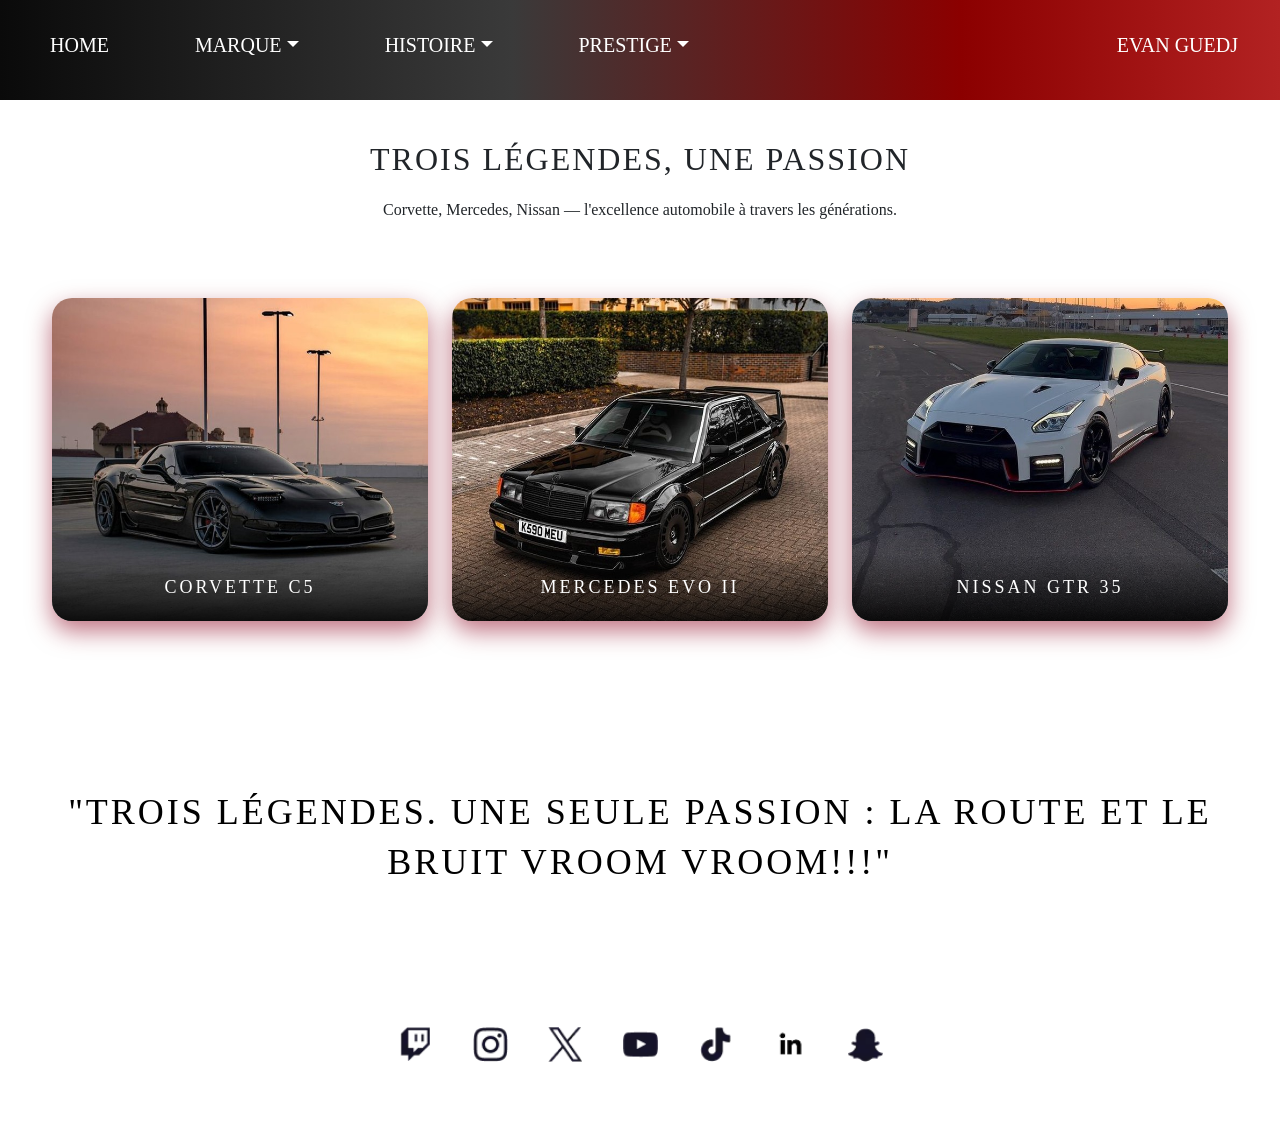
<file: Index.html>
<html lang="en">
<head>
    <meta charset="UTF-8">
    <meta name="viewport" content="width=device-width, initial-scale=1.0">
    <title>Road Legends</title>
    <link href="https://cdn.jsdelivr.net/npm/bootstrap@5.3.8/dist/css/bootstrap.min.css" rel="stylesheet" integrity="sha384-sRIl4kxILFvY47J16cr9ZwB07vP4J8+LH7qKQnuqkuIAvNWLzeN8tE5YBujZqJLB" crossorigin="anonymous">
    <link rel="stylesheet" href="./Style.css">
</head>
<body>
    <header class="tete">
        <nav class="navbar navbar-expand-md navbar-dark w-100">
            <div class="container-fluid">
                <button class="navbar-toggler ms-auto" type="button"
                        data-bs-toggle="collapse" data-bs-target="#menuPrincipal"
                        aria-controls="menuPrincipal" aria-expanded="false"
                        aria-label="Ouvrir le menu">
                    <span class="navbar-toggler-icon"></span>
                </button>
 
                <div class="collapse navbar-collapse" id="menuPrincipal">
                    <ul class="navbar-nav w-100">
                        <li class="nav-item"><a class="nav-link" href="./Index.html">HOME</a></li>
                        <li class="nav-item dropdown">
                            <a class="nav-link dropdown-toggle" href="#" role="button"
                               data-bs-toggle="dropdown" aria-expanded="false">MARQUE</a>
                            <ul class="dropdown-menu">
                                <li><a class="dropdown-item" href="./HTML/Corvette.html">Chevrolet</a></li>
                                <li><a class="dropdown-item" href="#">Mercedes</a></li>
                                <li><a class="dropdown-item" href="#">Nissan</a></li>
                            </ul>
                        </li>
                        <li class="nav-item dropdown">
                            <a class="nav-link dropdown-toggle" href="#" role="button"
                               data-bs-toggle="dropdown" aria-expanded="false">HISTOIRE</a>
                            <ul class="dropdown-menu">
                                <li><a class="dropdown-item" href="#">Chevrolet</a></li>
                                <li><a class="dropdown-item" href="#">Mercedes</a></li>
                                <li><a class="dropdown-item" href="#">Nissan</a></li>
                            </ul>
                        </li>
                        <li class="nav-item dropdown">
                            <a class="nav-link dropdown-toggle" href="#" role="button"
                               data-bs-toggle="dropdown" aria-expanded="false">PRESTIGE</a>
                            <ul class="dropdown-menu">
                                <li><a class="dropdown-item" href="#">Chevrolet</a></li>
                                <li><a class="dropdown-item" href="#">Mercedes</a></li>
                                <li><a class="dropdown-item" href="#">Nissan</a></li>
                            </ul>
                        </li>
                        <li class="nav-item moi">EVAN GUEDJ</li>
                    </ul>
                </div>
 
            </div>
        </nav>
    </header>

    <div class="text">
        <h1>TROIS LÉGENDES, UNE PASSION</h1>
        <p>Corvette, Mercedes, Nissan — l'excellence automobile à travers les générations.</p>
    </div>

    <section class="boite">
        <div class="container-fluid">
            <div class="row">
                <div class="col-md-4">
                    <figure class="voiture">
                        <img src="./IMAGE/corvette_C5.jpg" alt="Corvette" class="img-fluid">
                        <figcaption>Corvette C5</figcaption>
                    </figure>
                </div>
                <div class="col-md-4">
                    <figure class="voiture">
                        <img src="./IMAGE/mercedes_evoII .jpg" alt="Mercedes" class="img-fluid">
                        <figcaption>Mercedes Evo II</figcaption>
                    </figure>
                </div>
                <div class="col-md-4">
                    <figure class="voiture">
                        <img src="./IMAGE/nissan_r35.jpg" alt="Nissan" class="img-fluid">
                        <figcaption>Nissan gtr 35</figcaption>
                    </figure>
                </div>
            </div>
        </div>
    </section>
    
    <section class="phrase">
        <p>"TROIS LÉGENDES. UNE SEULE PASSION : LA ROUTE ET LE BRUIT VROOM VROOM!!!"</p>
    </section>

    <footer class="footer">
        <div class="footer-icons">
            <a href="#"><img src="./IMAGE/twitch.webp" alt="Twitch"></a>
            <a href="#"><img src="./IMAGE/instagram.webp" alt="Instagram"></a>
            <a href="#"><img src="./IMAGE/twitter.webp" alt="Twitter"></a>
            <a href="#"><img src="./IMAGE/youtube.webp" alt="Youtube"></a>
            <a href="#"><img src="./IMAGE/tik_tok.webp" alt="Tiktok"></a>
            <a href="#"><img src="./IMAGE/linkedin.webp" alt="Linkedin"></a>
            <a href="#"><img src="./IMAGE/snapchat.webp" alt="snapchat"></a>
        </div>
    </footer>

    <script src="https://cdn.jsdelivr.net/npm/bootstrap@5.3.8/dist/js/bootstrap.bundle.min.js" integrity="sha384-FKyoEForCGlyvwx9Hj09JcYn3nv7wiPVlz7YYwJrWVcXK/BmnVDxM+D2scQbITxI" crossorigin="anonymous"></script>
</body>
</html>
</file>
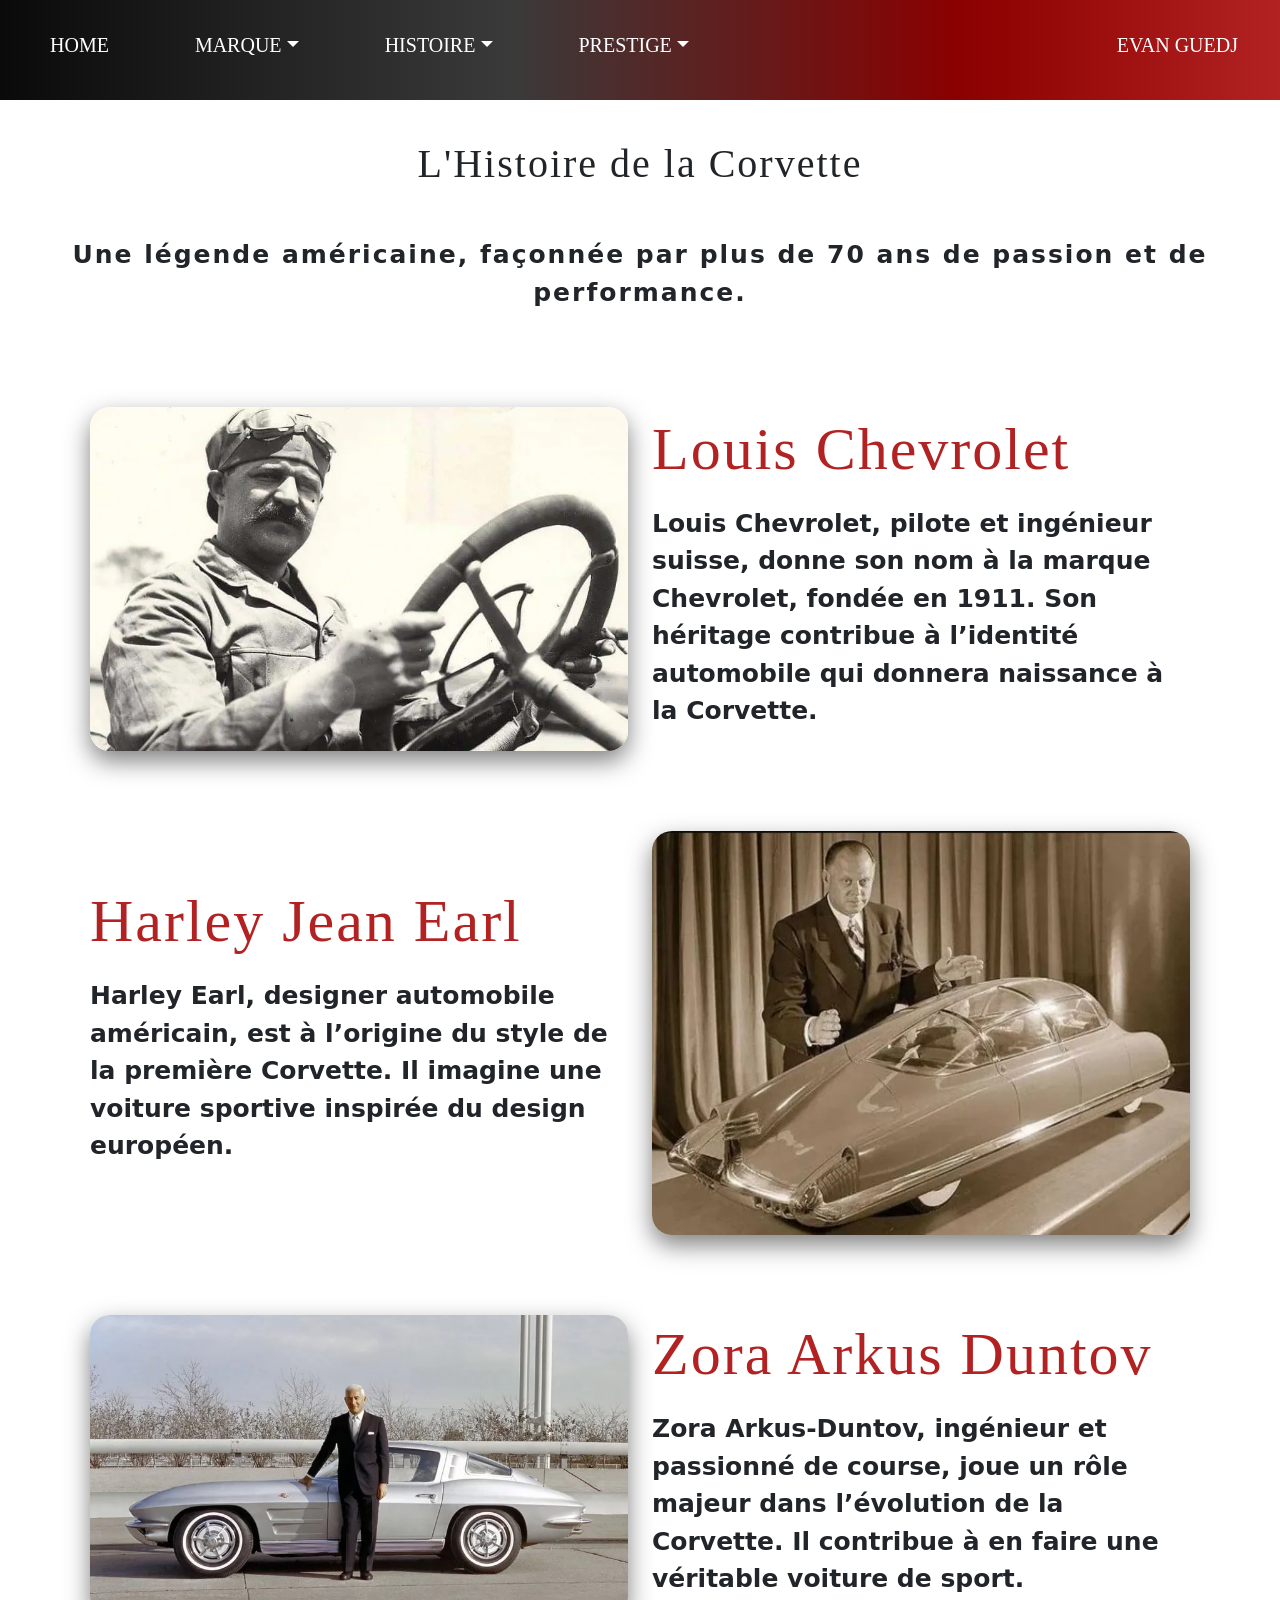
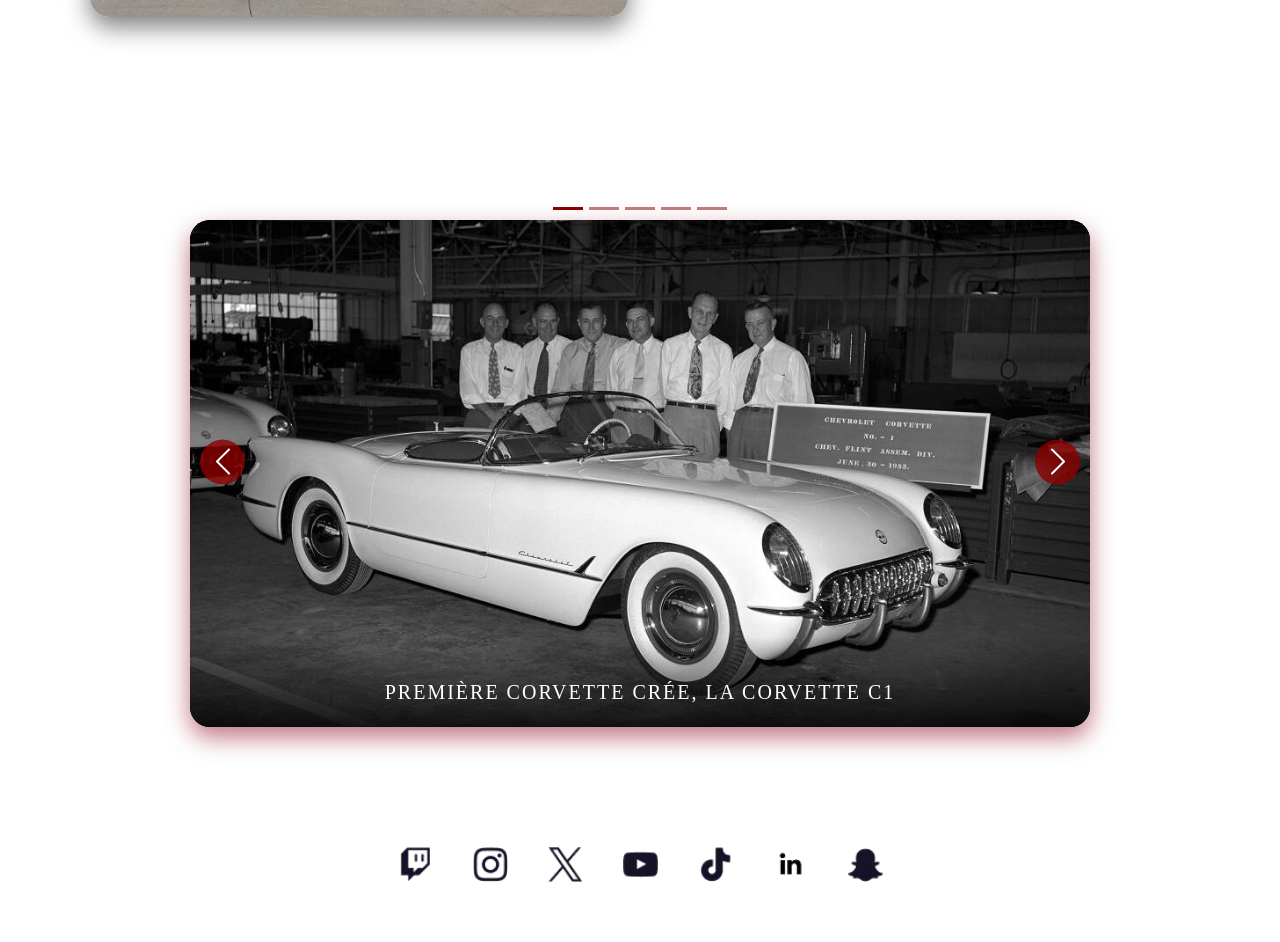
<file: HTML/Corvette.html>
<html lang="en">
<head>
    <meta charset="UTF-8">
    <meta name="viewport" content="width=device-width, initial-scale=1.0">
    <title>Document</title>
    <link href="https://cdn.jsdelivr.net/npm/bootstrap@5.3.8/dist/css/bootstrap.min.css" rel="stylesheet" integrity="sha384-sRIl4kxILFvY47J16cr9ZwB07vP4J8+LH7qKQnuqkuIAvNWLzeN8tE5YBujZqJLB" crossorigin="anonymous">
    <link rel="stylesheet" href="../Style.css">
</head>
<body>
    <header class="tete">
        <nav class="navbar navbar-expand-md navbar-dark w-100">
            <div class="container-fluid">
                <button class="navbar-toggler ms-auto" type="button"
                        data-bs-toggle="collapse" data-bs-target="#menuPrincipal"
                        aria-controls="menuPrincipal" aria-expanded="false"
                        aria-label="Ouvrir le menu">
                    <span class="navbar-toggler-icon"></span>
                </button>
 
                <div class="collapse navbar-collapse" id="menuPrincipal">
                    <ul class="navbar-nav w-100">
                        <li class="nav-item"><a class="nav-link" href="../Index.html">HOME</a></li>
                        <li class="nav-item dropdown">
                            <a class="nav-link dropdown-toggle" href="#" role="button"
                               data-bs-toggle="dropdown" aria-expanded="false">MARQUE</a>
                            <ul class="dropdown-menu">
                                <li><a class="dropdown-item" href="./Corvette.html">Chevrolet</a></li>
                                <li><a class="dropdown-item" href="#">Mercedes</a></li>
                                <li><a class="dropdown-item" href="#">Nissan</a></li>
                            </ul>
                        </li>
                        <li class="nav-item dropdown">
                            <a class="nav-link dropdown-toggle" href="#" role="button"
                               data-bs-toggle="dropdown" aria-expanded="false">HISTOIRE</a>
                            <ul class="dropdown-menu">
                                <li><a class="dropdown-item" href="#">Chevrolet</a></li>
                                <li><a class="dropdown-item" href="#">Mercedes</a></li>
                                <li><a class="dropdown-item" href="#">Nissan</a></li>
                            </ul>
                        </li>
                        <li class="nav-item dropdown">
                            <a class="nav-link dropdown-toggle" href="#" role="button"
                               data-bs-toggle="dropdown" aria-expanded="false">PRESTIGE</a>
                            <ul class="dropdown-menu">
                                <li><a class="dropdown-item" href="#">Chevrolet</a></li>
                                <li><a class="dropdown-item" href="#">Mercedes</a></li>
                                <li><a class="dropdown-item" href="#">Nissan</a></li>
                            </ul>
                        </li>
                        <li class="nav-item moi">EVAN GUEDJ</li>
                    </ul>
                </div>
 
            </div>
        </nav>
    </header>

    <div class="titre">
        <h1>L'Histoire de la Corvette</h1>
        <p>Une légende américaine, façonnée par plus de 70 ans de passion et de performance.</p>
    </div>

    <div class="container histoire-container">

        <div class="row histoire-bloc align-items-center">
            <div class="col-md-6">
                <img src="../IMAGE/Louis_Chevrolet.webp" alt="Louis Chevrolet" class="img-fluid histoire-img">
            </div>
            <div class="col-md-6">
                <h2>Louis Chevrolet</h2>
                <p>Louis Chevrolet, pilote et ingénieur suisse, donne son nom à la marque Chevrolet, fondée en 1911. Son héritage contribue à l’identité automobile qui donnera naissance à la Corvette.</p>
            </div>
        </div>

        <div class="row histoire-bloc align-items-center flex-md-row-reverse">
            <div class="col-md-6">
                <img src="../IMAGE/Harley_Earl.webp" alt="Designer Corvette" class="img-fluid histoire-img">
            </div>
            <div class="col-md-6">
                <h2>Harley Jean Earl</h2>
                <p>Harley Earl, designer automobile américain, est à l’origine du style de la première Corvette. Il imagine une voiture sportive inspirée du design européen.</p>
            </div>
        </div>

        <div class="row histoire-bloc align-items-center">
            <div class="col-md-6">
                <img src="../IMAGE/zora_arkus_duntov.webp" alt="Créateur Corvette" class="img-fluid histoire-img">
            </div>
            <div class="col-md-6">
                <h2>Zora Arkus Duntov</h2>
                <p>Zora Arkus-Duntov, ingénieur et passionné de course, joue un rôle majeur dans l’évolution de la Corvette. Il contribue à en faire une véritable voiture de sport.</p>
            </div>
        </div>
    </div>

    <section class="carrousel-section">
        <div id="carrouselCorvette" class="carousel slide carrousel-corvette">

            <!-- Petits points sous le carrousel -->
            <div class="carousel-indicators">
                <button type="button" data-bs-target="#carrouselCorvette" data-bs-slide-to="0" class="active" aria-current="true" aria-label="Diapositive 1"></button>
                <button type="button" data-bs-target="#carrouselCorvette" data-bs-slide-to="1" aria-label="Diapositive 2 (vidéo)"></button>
                <button type="button" data-bs-target="#carrouselCorvette" data-bs-slide-to="2" aria-label="Diapositive 3"></button>
                <button type="button" data-bs-target="#carrouselCorvette" data-bs-slide-to="3" aria-label="Diapositive 4"></button>
                <button type="button" data-bs-target="#carrouselCorvette" data-bs-slide-to="4" aria-label="Diapositive 5"></button>
            </div>

            <div class="carousel-inner">

                <!-- 1 : image (change l'alt et la légende ici) -->
                <div class="carousel-item active">
                    <img src="../IMAGE/first_corvette.jpg" alt="première Corvette crée">
                    <div class="carousel-caption">Première Corvette crée, la Corvette C1</div>
                </div>

                <!-- 2 : vidéo YouTube -->
                <div class="carousel-item">
                    <div class="ratio ratio-16x9">
                        <iframe src="https://www.youtube.com/embed/BzgiXFIQHYg?enablejsapi=1&rel=0"
                                title="Vidéo Corvette"
                                allow="accelerometer; encrypted-media; gyroscope; picture-in-picture; fullscreen"
                                referrerpolicy="strict-origin-when-cross-origin"
                                allowfullscreen></iframe>
                    </div>
                </div>

                <!-- 3 : image -->
                <div class="carousel-item">
                    <img src="../IMAGE/corvette_project.webp" alt="première Corvette crée">
                    <div class="carousel-caption">Première Corvette crée, la Corvette C1</div>
                </div>

                <!-- 4 : image -->
                <div class="carousel-item">
                    <img src="../IMAGE/corvette_ccc.webp" alt="première Corvette crée">
                    <div class="carousel-caption">Première Corvette crée, la Corvette C1</div>
                </div>

                <!-- 5 : image -->
                <div class="carousel-item">
                    <img src="../IMAGE/corvette_aa.webp" alt="première Corvette crée">
                    <div class="carousel-caption">Première Corvette crée, la Corvette C1</div>
                </div>

            </div>

            <!-- Flèches -->
            <button class="carousel-control-prev" type="button" data-bs-target="#carrouselCorvette" data-bs-slide="prev">
                <span class="carousel-control-prev-icon" aria-hidden="true"></span>
                <span class="visually-hidden">Précédent</span>
            </button>
            <button class="carousel-control-next" type="button" data-bs-target="#carrouselCorvette" data-bs-slide="next">
                <span class="carousel-control-next-icon" aria-hidden="true"></span>
            </button>

        </div>
    </section>

    <footer class="footer">
        <div class="footer-icons">
            <a href="#"><img src="../IMAGE/twitch.webp" alt="Twitch"></a>
            <a href="#"><img src="../IMAGE/instagram.webp" alt="Instagram"></a>
            <a href="#"><img src="../IMAGE/twitter.webp" alt="Twitter"></a>
            <a href="#"><img src="../IMAGE/youtube.webp" alt="Youtube"></a>
            <a href="#"><img src="../IMAGE/tik_tok.webp" alt="Tiktok"></a>
            <a href="#"><img src="../IMAGE/linkedin.webp" alt="Linkedin"></a>
            <a href="#"><img src="../IMAGE/snapchat.webp" alt="snapchat"></a>
        </div>
    </footer>

    <script src="https://cdn.jsdelivr.net/npm/bootstrap@5.3.8/dist/js/bootstrap.bundle.min.js" integrity="sha384-FKyoEForCGlyvwx9Hj09JcYn3nv7wiPVlz7YYwJrWVcXK/BmnVDxM+D2scQbITxI" crossorigin="anonymous"></script>
</body>
</html>
</file>
<file: Style.css>
* {
    margin: 0;
    padding: 0;
    box-sizing:border-box;
}

html, body{
    overflow-x: hidden;
}

.tete{
    display: block;
    height: auto;
    min-height: 100px;
    font-family: cursive;
    font-size: 20px;
    background: linear-gradient(90deg, #0a0a0a 0%, #3a3a3a 40%, #8b0000 75%, #b22222 100%);
}

.tete nav{
    width: 100%;
    min-height: 100px;
    padding: 0 30px;
    align-items: center;
}

.tete .navbar-nav .nav-link{
    color: white;
    transition: color 0.3s ease;
}

.tete .navbar-nav .nav-link:hover{
    color: #d4222e;
}

.moi{
    color: white;
    padding: var(--bs-nav-link-padding-y) var(--bs-nav-link-padding-x);
}

@media (min-width: 768px){
    .tete .navbar-nav{
        align-items: center;
        gap: 70px;
    }
    .moi{
        margin-left: auto;
    }
}

.tete .navbar-nav{
    padding: 10px 0 20px;
    text-align: center;
}

.text{
    text-align: center;
    padding: 40px 20px 10px;
    font-family: cursive;
}

.text h1{
    font-size: 32px;
    letter-spacing: 2px;
    margin-bottom: 20px;
}

.text p{
    font-size: 16px;
}

.boite{
    padding: 50px 40px;
}

.voiture{
    border-radius: 20px;
    overflow: hidden;
    box-shadow: 0 10px 25px rgba(140, 0, 30, 0.55);
    transition: transform 0.4s ease, box-shadow 0.4s ease;
    position: relative;
}

.voiture:hover{
    transform: scale(1.10) translateY(-10px);
    box-shadow: 0 25px 45px rgba(0, 0, 0, 0.7);
    z-index: 10;
}

.voiture figcaption{
    position: absolute;
    bottom: 0;
    left: 0;
    right: 0;
    background: linear-gradient(180deg, transparent 0%, rgba(0,0,0,0.85) 100%);
    color: white;
    font-family: cursive;
    font-size: 18px;
    letter-spacing: 3px;
    text-align: center;
    padding: 20px;
    text-transform: uppercase;
}

.phrase{
    text-align: center;
    padding: 100px 30px;
}

.phrase p{
    color: black;
    font-family: cursive;
    font-size: 36px;
    letter-spacing: 3px;
    margin: 0 auto;
    line-height: 1.4;
}

.footer{
    background-color:white;
    padding: 40px 20px;
    text-align: center;
}

.footer-icons{
    display: flex;
    flex-wrap: wrap;
    justify-content: center;
    gap: 25px 40px;
    margin-bottom: 20px;
}

.footer-icons img{
    width: 35px;
    height: 35px;
    transition: transform 0.3s ease;
}

.footer-icons a:hover img{
    transform: scale(1.5);
}

.titre h1{
    text-align: center;
    padding: 40px;
    font-family: cursive;
    letter-spacing: 2px;
    
}

.titre p{
    text-align: center;
    font-size: 25px;
    font-weight: bold;
    letter-spacing: 2px;
}

.histoire-container{
    padding: 80px 20px 80px;
}

.histoire-bloc{
    margin-bottom: 80px;
}

.histoire-img{
    border-radius: 20px;
    box-shadow: 0 10px 25px rgba(0, 0, 0, 0.5);
    width: 100%;
}

.histoire-bloc h2{
    font-family: cursive;
    letter-spacing: 2px;
    color: #b22222;
    margin-bottom: 20px;
    font-size: 60px;
}

.histoire-bloc p{
    font-size: 25px;
    font-weight: bold;
}


.carrousel-section{
    padding: 0 20px 80px;
}

.carrousel-corvette{
    max-width: 900px;
    margin: 0 auto;
}

.carrousel-corvette .carousel-inner{
    border-radius: 20px;
    background: #000;
    box-shadow: 0 10px 25px rgba(140, 0, 30, 0.55);
}

.carrousel-corvette .carousel-item img{
    display: block;
    width: 100%;
    aspect-ratio: 16 / 9;
    object-fit: cover;
}

.carrousel-corvette .carousel-caption{
    left: 0;
    right: 0;
    bottom: 0;
    padding: 40px 20px 20px;
    background: linear-gradient(180deg, transparent 0%, rgba(0,0,0,0.85) 100%);
    font-family: cursive;
    font-size: clamp(14px, 3vw, 20px);
    letter-spacing: 2px;
    text-transform: uppercase;
}

.carrousel-corvette .carousel-control-prev,
.carrousel-corvette .carousel-control-next{
    top: 50%;
    bottom: auto;
    width: 45px;
    height: 45px;
    margin: 0 10px;
    transform: translateY(-50%);
    border-radius: 50%;
    background: rgba(139, 0, 0, 0.8);
    opacity: 1;
}

.carrousel-corvette .carousel-indicators{
    position: static;
    margin: 20px 0 0;
}

.carrousel-corvette .carousel-indicators [data-bs-target]{
    background-color: #8b0000;
}


.tete .navbar-nav .nav-link.show{
    color: #d4222e;
}

.tete .dropdown-menu{
    --bs-dropdown-border-color: #8b0000;
    --bs-dropdown-border-radius: 15px;
    --bs-dropdown-padding-y: 8px;
    --bs-dropdown-min-width: 200px;
    background: linear-gradient(180deg, #0a0a0a 0%, #2a2a2a 100%);
    margin-top: 12px;
    overflow: hidden;
    text-align: left;
    font-family: cursive;
    font-size: 18px;
    letter-spacing: 2px;
    text-transform: uppercase;
    box-shadow: 0 10px 25px rgba(140, 0, 30, 0.55);
}

.tete .dropdown-item{
    color: white;
    padding: 10px 24px;
    transition: padding-left 0.3s ease, background 0.3s ease;
}

.tete .dropdown-item:hover,
.tete .dropdown-item:focus,
.tete .dropdown-item:active{
    color: white;
    padding-left: 32px;
    background: linear-gradient(90deg, #8b0000 0%, #b22222 100%);
}

@media (max-width: 767.98px){
    .tete .dropdown-menu{
        margin-top: 0;
        text-align: center;
        border: none;
        box-shadow: none;
    }
    .tete .dropdown-item:hover,
    .tete .dropdown-item:focus,
    .tete .dropdown-item:active{
        padding-left: 24px;
    }
}
</file>
